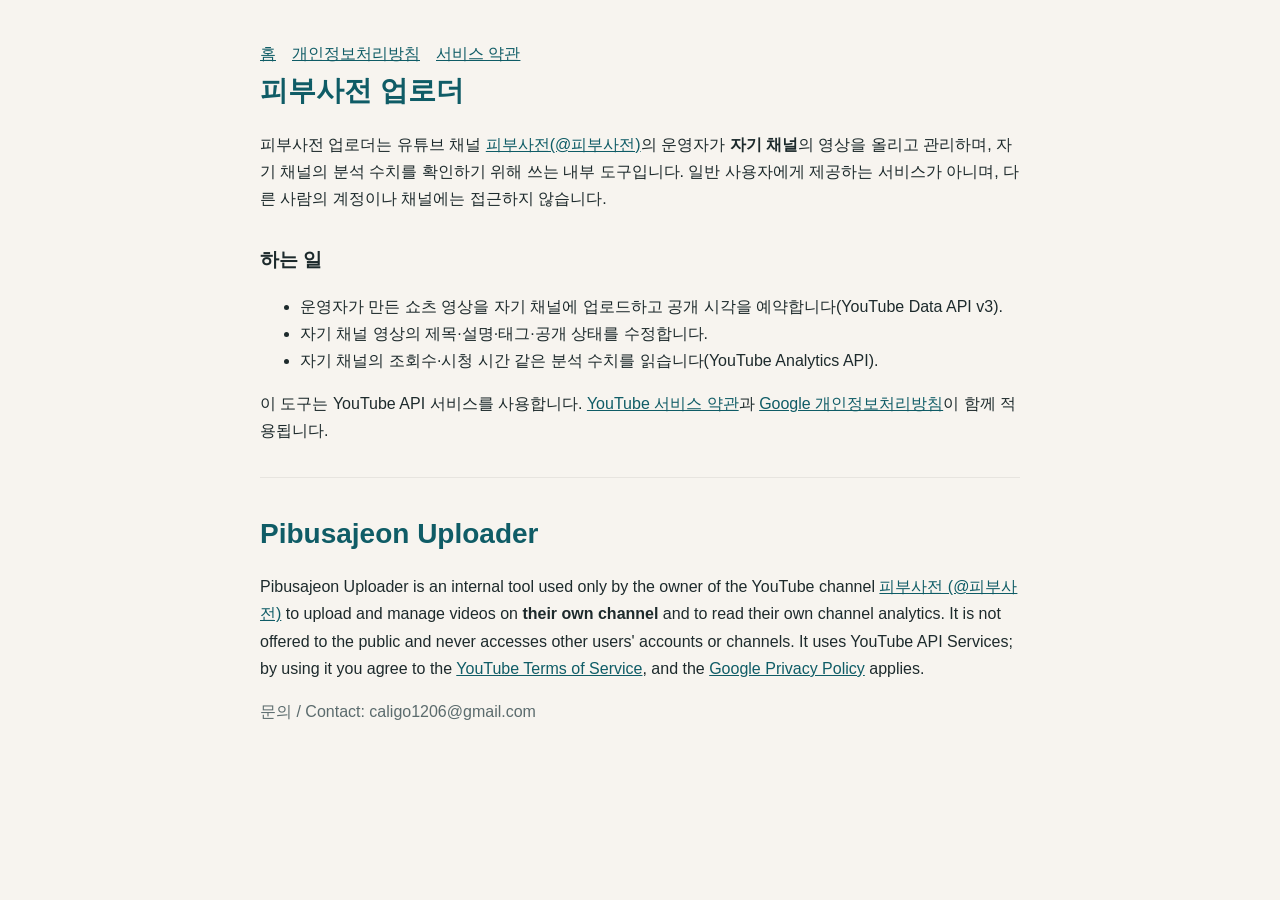
<file: index.html>
<!doctype html><html lang="ko"><head><meta charset="utf-8"><meta name="viewport" content="width=device-width,initial-scale=1"><title>피부사전 업로더</title><link rel="stylesheet" href="style.css"></head><body><main>
<nav><a href="index.html">홈</a><a href="privacy.html">개인정보처리방침</a><a href="terms.html">서비스 약관</a></nav>
<h1>피부사전 업로더</h1>
<p>피부사전 업로더는 유튜브 채널 <a href="https://www.youtube.com/@피부사전">피부사전(@피부사전)</a>의 운영자가 <b>자기 채널</b>의 영상을 올리고 관리하며, 자기 채널의 분석 수치를 확인하기 위해 쓰는 내부 도구입니다. 일반 사용자에게 제공하는 서비스가 아니며, 다른 사람의 계정이나 채널에는 접근하지 않습니다.</p>
<h2>하는 일</h2><ul>
<li>운영자가 만든 쇼츠 영상을 자기 채널에 업로드하고 공개 시각을 예약합니다(YouTube Data API v3).</li>
<li>자기 채널 영상의 제목·설명·태그·공개 상태를 수정합니다.</li>
<li>자기 채널의 조회수·시청 시간 같은 분석 수치를 읽습니다(YouTube Analytics API).</li></ul>
<p>이 도구는 YouTube API 서비스를 사용합니다. <a href="https://www.youtube.com/t/terms">YouTube 서비스 약관</a>과 <a href="https://policies.google.com/privacy">Google 개인정보처리방침</a>이 함께 적용됩니다.</p>
<hr><h1 lang="en">Pibusajeon Uploader</h1>
<p lang="en">Pibusajeon Uploader is an internal tool used only by the owner of the YouTube channel <a href="https://www.youtube.com/@피부사전">피부사전 (@피부사전)</a> to upload and manage videos on <b>their own channel</b> and to read their own channel analytics. It is not offered to the public and never accesses other users' accounts or channels. It uses YouTube API Services; by using it you agree to the <a href="https://www.youtube.com/t/terms">YouTube Terms of Service</a>, and the <a href="https://policies.google.com/privacy">Google Privacy Policy</a> applies.</p>
<p class="mu">문의 / Contact: caligo1206@gmail.com</p></main></body></html>
</file>
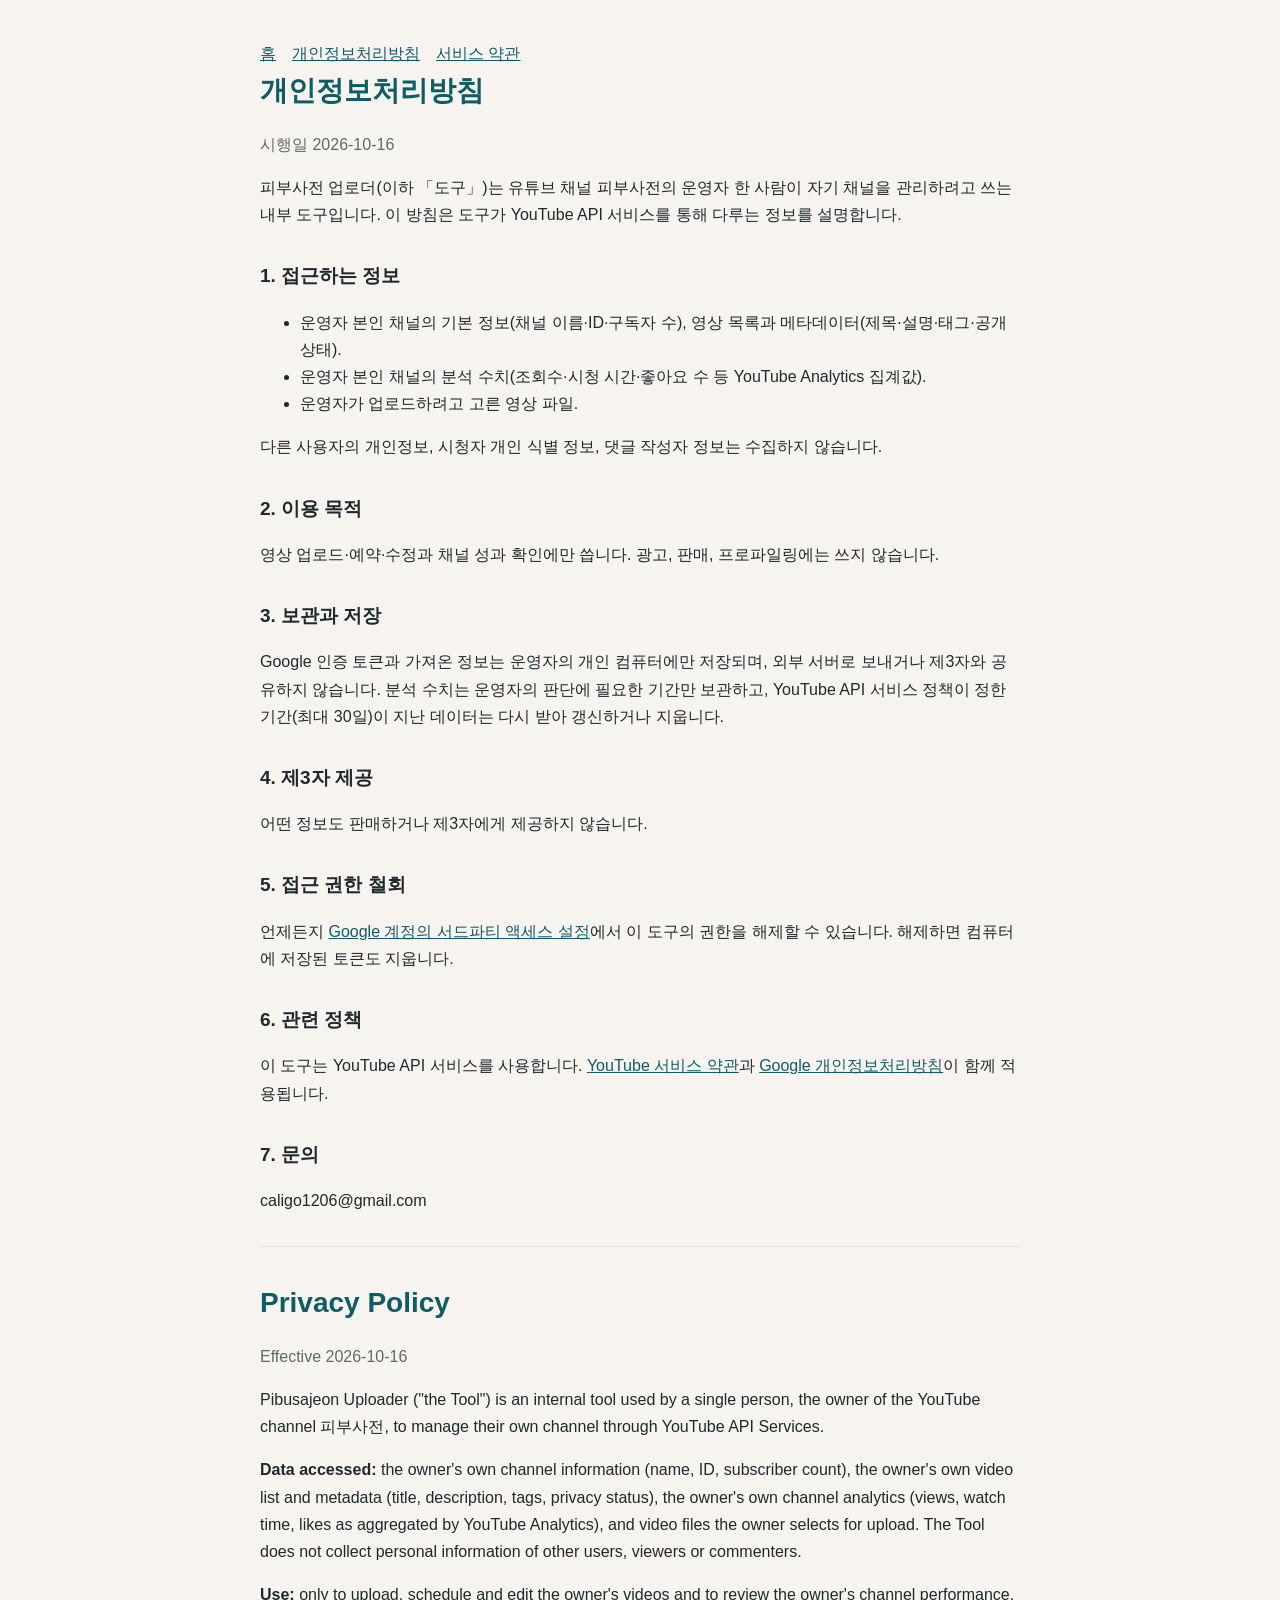
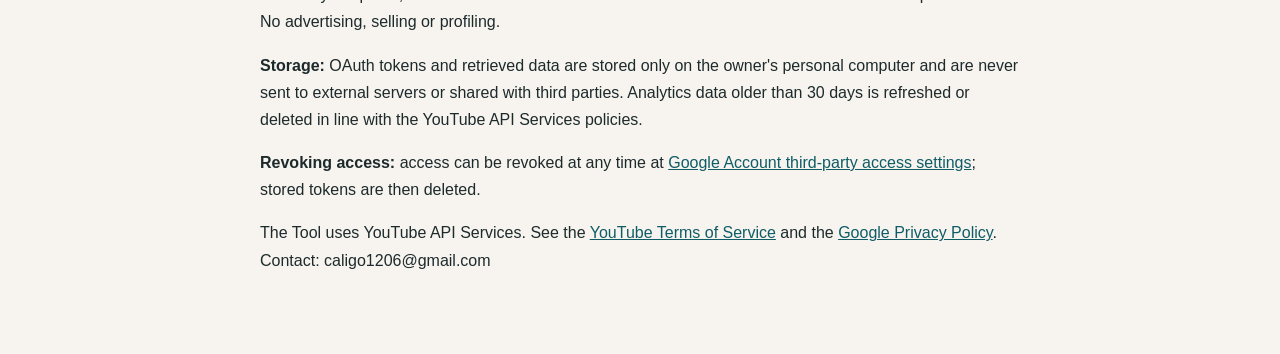
<file: privacy.html>
<!doctype html><html lang="ko"><head><meta charset="utf-8"><meta name="viewport" content="width=device-width,initial-scale=1"><title>피부사전 업로더 개인정보처리방침</title><link rel="stylesheet" href="style.css"></head><body><main>
<nav><a href="index.html">홈</a><a href="privacy.html">개인정보처리방침</a><a href="terms.html">서비스 약관</a></nav>
<h1>개인정보처리방침</h1><p class="mu">시행일 2026-10-16</p>
<p>피부사전 업로더(이하 「도구」)는 유튜브 채널 피부사전의 운영자 한 사람이 자기 채널을 관리하려고 쓰는 내부 도구입니다. 이 방침은 도구가 YouTube API 서비스를 통해 다루는 정보를 설명합니다.</p>
<h2>1. 접근하는 정보</h2><ul>
<li>운영자 본인 채널의 기본 정보(채널 이름·ID·구독자 수), 영상 목록과 메타데이터(제목·설명·태그·공개 상태).</li>
<li>운영자 본인 채널의 분석 수치(조회수·시청 시간·좋아요 수 등 YouTube Analytics 집계값).</li>
<li>운영자가 업로드하려고 고른 영상 파일.</li></ul>
<p>다른 사용자의 개인정보, 시청자 개인 식별 정보, 댓글 작성자 정보는 수집하지 않습니다.</p>
<h2>2. 이용 목적</h2><p>영상 업로드·예약·수정과 채널 성과 확인에만 씁니다. 광고, 판매, 프로파일링에는 쓰지 않습니다.</p>
<h2>3. 보관과 저장</h2><p>Google 인증 토큰과 가져온 정보는 운영자의 개인 컴퓨터에만 저장되며, 외부 서버로 보내거나 제3자와 공유하지 않습니다. 분석 수치는 운영자의 판단에 필요한 기간만 보관하고, YouTube API 서비스 정책이 정한 기간(최대 30일)이 지난 데이터는 다시 받아 갱신하거나 지웁니다.</p>
<h2>4. 제3자 제공</h2><p>어떤 정보도 판매하거나 제3자에게 제공하지 않습니다.</p>
<h2>5. 접근 권한 철회</h2><p>언제든지 <a href="https://myaccount.google.com/permissions">Google 계정의 서드파티 액세스 설정</a>에서 이 도구의 권한을 해제할 수 있습니다. 해제하면 컴퓨터에 저장된 토큰도 지웁니다.</p>
<h2>6. 관련 정책</h2><p>이 도구는 YouTube API 서비스를 사용합니다. <a href="https://www.youtube.com/t/terms">YouTube 서비스 약관</a>과 <a href="https://policies.google.com/privacy">Google 개인정보처리방침</a>이 함께 적용됩니다.</p>
<h2>7. 문의</h2><p>caligo1206@gmail.com</p>
<hr><h1 lang="en">Privacy Policy</h1><p class="mu">Effective 2026-10-16</p>
<p lang="en">Pibusajeon Uploader ("the Tool") is an internal tool used by a single person, the owner of the YouTube channel 피부사전, to manage their own channel through YouTube API Services.</p>
<p lang="en"><b>Data accessed:</b> the owner's own channel information (name, ID, subscriber count), the owner's own video list and metadata (title, description, tags, privacy status), the owner's own channel analytics (views, watch time, likes as aggregated by YouTube Analytics), and video files the owner selects for upload. The Tool does not collect personal information of other users, viewers or commenters.</p>
<p lang="en"><b>Use:</b> only to upload, schedule and edit the owner's videos and to review the owner's channel performance. No advertising, selling or profiling.</p>
<p lang="en"><b>Storage:</b> OAuth tokens and retrieved data are stored only on the owner's personal computer and are never sent to external servers or shared with third parties. Analytics data older than 30 days is refreshed or deleted in line with the YouTube API Services policies.</p>
<p lang="en"><b>Revoking access:</b> access can be revoked at any time at <a href="https://myaccount.google.com/permissions">Google Account third-party access settings</a>; stored tokens are then deleted.</p>
<p lang="en">The Tool uses YouTube API Services. See the <a href="https://www.youtube.com/t/terms">YouTube Terms of Service</a> and the <a href="https://policies.google.com/privacy">Google Privacy Policy</a>. Contact: caligo1206@gmail.com</p>
</main></body></html>
</file>
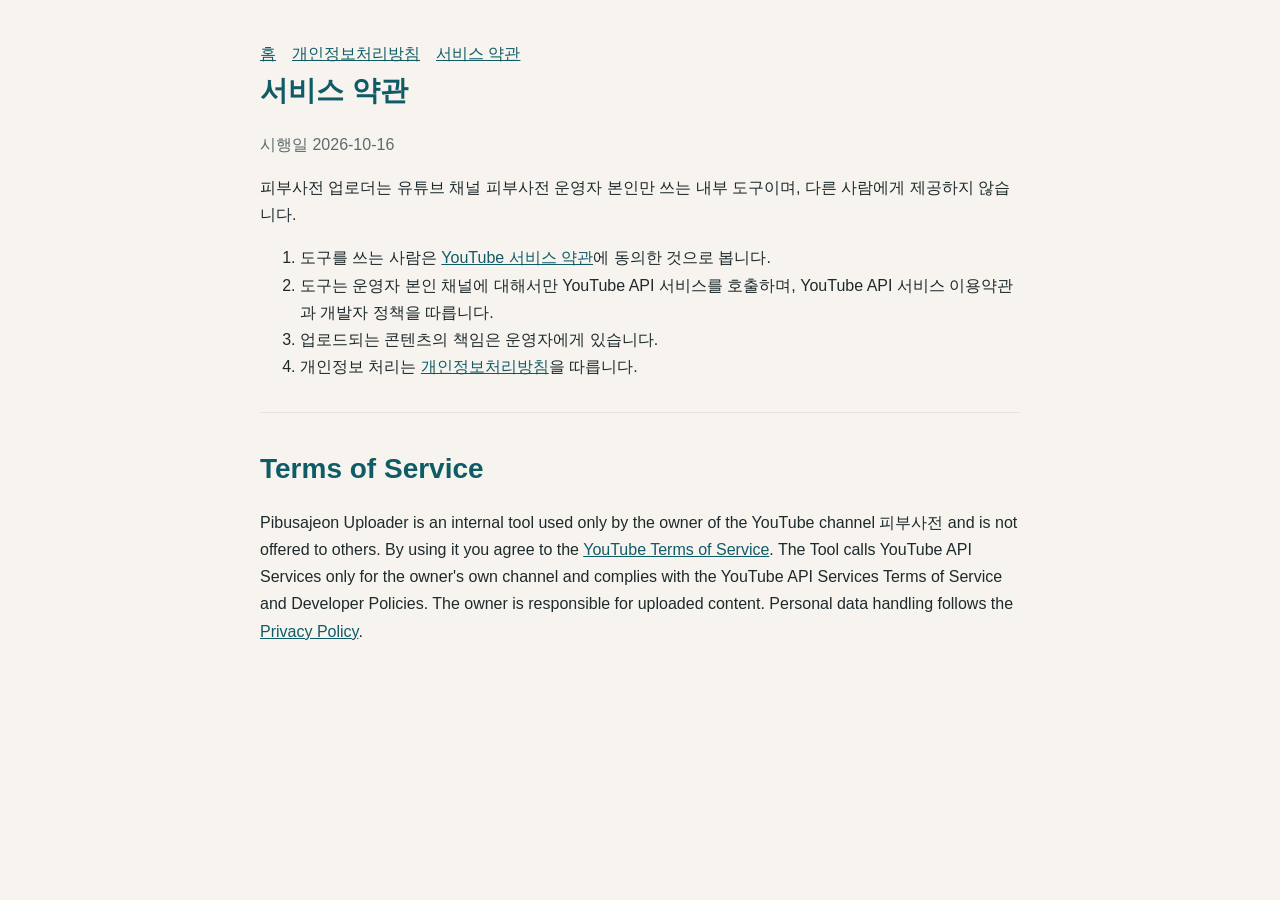
<file: terms.html>
<!doctype html><html lang="ko"><head><meta charset="utf-8"><meta name="viewport" content="width=device-width,initial-scale=1"><title>피부사전 업로더 서비스 약관</title><link rel="stylesheet" href="style.css"></head><body><main>
<nav><a href="index.html">홈</a><a href="privacy.html">개인정보처리방침</a><a href="terms.html">서비스 약관</a></nav>
<h1>서비스 약관</h1><p class="mu">시행일 2026-10-16</p>
<p>피부사전 업로더는 유튜브 채널 피부사전 운영자 본인만 쓰는 내부 도구이며, 다른 사람에게 제공하지 않습니다.</p>
<ol><li>도구를 쓰는 사람은 <a href="https://www.youtube.com/t/terms">YouTube 서비스 약관</a>에 동의한 것으로 봅니다.</li>
<li>도구는 운영자 본인 채널에 대해서만 YouTube API 서비스를 호출하며, YouTube API 서비스 이용약관과 개발자 정책을 따릅니다.</li>
<li>업로드되는 콘텐츠의 책임은 운영자에게 있습니다.</li>
<li>개인정보 처리는 <a href="privacy.html">개인정보처리방침</a>을 따릅니다.</li></ol>
<hr><h1 lang="en">Terms of Service</h1>
<p lang="en">Pibusajeon Uploader is an internal tool used only by the owner of the YouTube channel 피부사전 and is not offered to others. By using it you agree to the <a href="https://www.youtube.com/t/terms">YouTube Terms of Service</a>. The Tool calls YouTube API Services only for the owner's own channel and complies with the YouTube API Services Terms of Service and Developer Policies. The owner is responsible for uploaded content. Personal data handling follows the <a href="privacy.html">Privacy Policy</a>.</p>
</main></body></html>
</file>
<file: style.css>
:root{--bg:#F7F4EF;--fg:#1d2a2c;--ac:#0F5C66;--mu:#5b6b6d}
@media (prefers-color-scheme:dark){:root{--bg:#121a1b;--fg:#e7eeee;--ac:#7fc6cf;--mu:#9fb0b2}}
body{margin:0;background:var(--bg);color:var(--fg);font:16px/1.7 -apple-system,"Apple SD Gothic Neo","Noto Sans KR",sans-serif}
main{max-width:760px;margin:0 auto;padding:40px 16px 64px}
h1{color:var(--ac);font-size:28px;margin:0 0 8px}h2{font-size:19px;margin:32px 0 8px}
p,li{color:var(--fg)}small,.mu{color:var(--mu)}a{color:var(--ac)}
nav a{margin-right:16px}hr{border:0;border-top:1px solid #0001;margin:32px 0}
</file>
